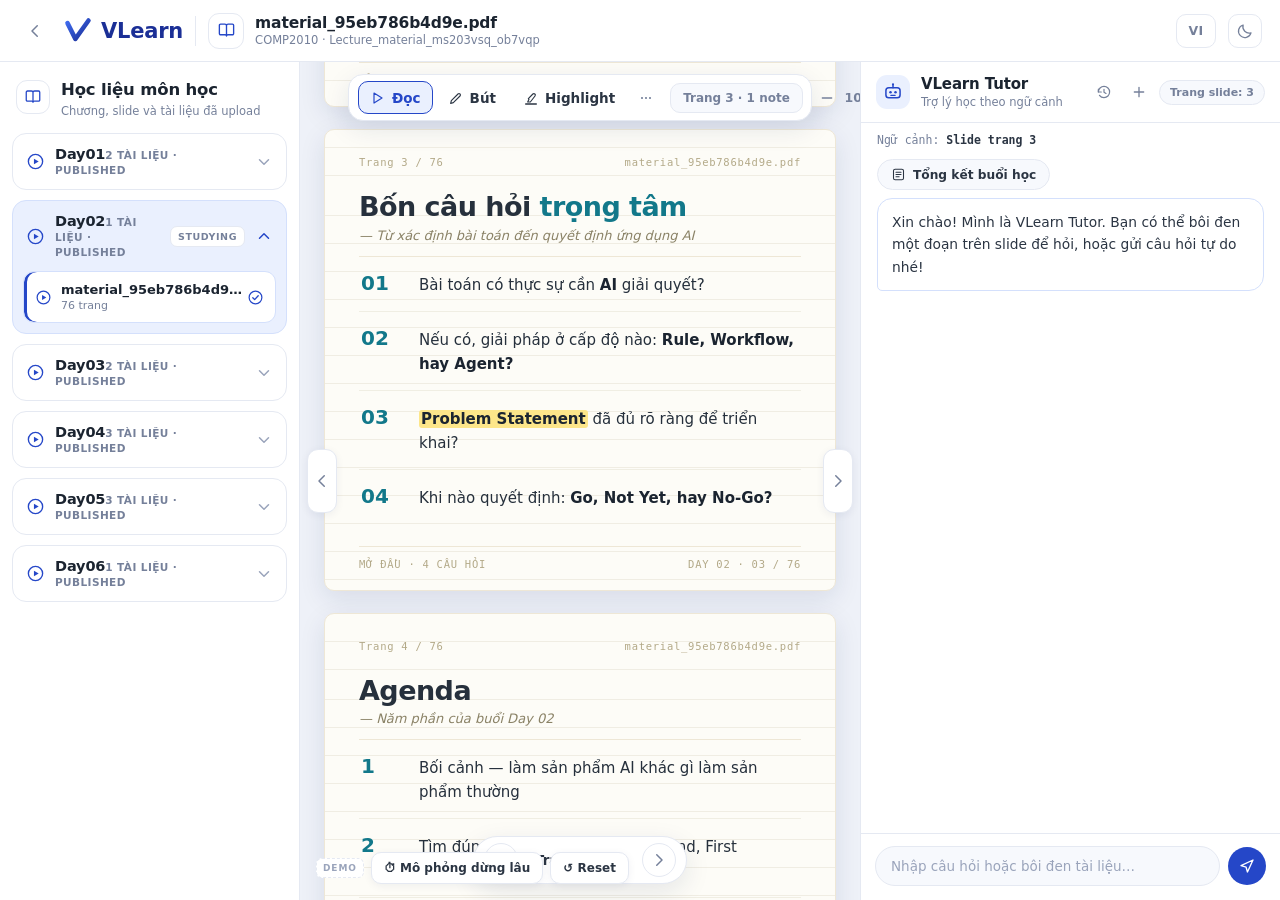
<file: demo/index.html>
<!DOCTYPE html>
<html lang="vi" data-theme="light" data-lang="vi">
<head>
<meta charset="UTF-8">
<meta name="viewport" content="width=device-width, initial-scale=1.0">
<title>VLearn — material_95eb786b4d9e.pdf</title>
<link rel="stylesheet" href="styles.css">
</head>
<body>

<svg style="display:none" aria-hidden="true">
  <symbol id="i-chev-l" viewBox="0 0 24 24"><path d="M15 5l-7 7 7 7" fill="none" stroke="currentColor" stroke-width="2" stroke-linecap="round" stroke-linejoin="round"/></symbol>
  <symbol id="i-chev-r" viewBox="0 0 24 24"><path d="M9 5l7 7-7 7" fill="none" stroke="currentColor" stroke-width="2" stroke-linecap="round" stroke-linejoin="round"/></symbol>
  <symbol id="i-chev-d" viewBox="0 0 24 24"><path d="M6 9l6 6 6-6" fill="none" stroke="currentColor" stroke-width="2" stroke-linecap="round" stroke-linejoin="round"/></symbol>
  <symbol id="i-book" viewBox="0 0 24 24"><path d="M3 5.5A1.5 1.5 0 014.5 4H10a2 2 0 012 2v13a1.6 1.6 0 00-1.6-1.6H4.5A1.5 1.5 0 013 15.9v-10.4zM21 5.5A1.5 1.5 0 0019.5 4H14a2 2 0 00-2 2v13a1.6 1.6 0 011.6-1.6h5.9A1.5 1.5 0 0021 15.9V5.5z" fill="none" stroke="currentColor" stroke-width="1.7" stroke-linejoin="round"/></symbol>
  <symbol id="i-moon" viewBox="0 0 24 24"><path d="M20 14.5A8.5 8.5 0 019.5 4a8.5 8.5 0 1010.5 10.5z" fill="none" stroke="currentColor" stroke-width="1.7" stroke-linejoin="round"/></symbol>
  <symbol id="i-sun" viewBox="0 0 24 24"><circle cx="12" cy="12" r="4.2" fill="none" stroke="currentColor" stroke-width="1.7"/><path d="M12 2.5v2M12 19.5v2M2.5 12h2M19.5 12h2M5.2 5.2l1.4 1.4M17.4 17.4l1.4 1.4M18.8 5.2l-1.4 1.4M6.6 17.4l-1.4 1.4" stroke="currentColor" stroke-width="1.7" stroke-linecap="round"/></symbol>
  <symbol id="i-play" viewBox="0 0 24 24"><circle cx="12" cy="12" r="9" fill="none" stroke="currentColor" stroke-width="1.7"/><path d="M10 8.6l6 3.4-6 3.4V8.6z" fill="currentColor"/></symbol>
  <symbol id="i-check" viewBox="0 0 24 24"><circle cx="12" cy="12" r="9" fill="none" stroke="currentColor" stroke-width="1.7"/><path d="M8.2 12.4l2.6 2.6 5-5.4" fill="none" stroke="currentColor" stroke-width="1.9" stroke-linecap="round" stroke-linejoin="round"/></symbol>
  <symbol id="i-read" viewBox="0 0 24 24"><path d="M6 4.5l12 7.5-12 7.5v-15z" fill="none" stroke="currentColor" stroke-width="1.8" stroke-linejoin="round"/></symbol>
  <symbol id="i-pen" viewBox="0 0 24 24"><path d="M4 20l4-1 10-10a2.1 2.1 0 00-3-3L5 16l-1 4z" fill="none" stroke="currentColor" stroke-width="1.7" stroke-linejoin="round"/></symbol>
  <symbol id="i-hl" viewBox="0 0 24 24"><path d="M9 14l-2 4h4l7-9a2.2 2.2 0 00-3.2-3L8 13z" fill="none" stroke="currentColor" stroke-width="1.7" stroke-linejoin="round"/><path d="M4 21h16" stroke="currentColor" stroke-width="2" stroke-linecap="round"/></symbol>
  <symbol id="i-dots" viewBox="0 0 24 24"><circle cx="6" cy="12" r="1.6" fill="currentColor"/><circle cx="12" cy="12" r="1.6" fill="currentColor"/><circle cx="18" cy="12" r="1.6" fill="currentColor"/></symbol>
  <symbol id="i-minus" viewBox="0 0 24 24"><path d="M5 12h14" stroke="currentColor" stroke-width="2" stroke-linecap="round"/></symbol>
  <symbol id="i-plus" viewBox="0 0 24 24"><path d="M12 5v14M5 12h14" stroke="currentColor" stroke-width="2" stroke-linecap="round"/></symbol>
  <symbol id="i-dl" viewBox="0 0 24 24"><path d="M12 4v10m0 0l-3.6-3.6M12 14l3.6-3.6M4.5 18.5h15" fill="none" stroke="currentColor" stroke-width="1.8" stroke-linecap="round" stroke-linejoin="round"/></symbol>
  <symbol id="i-fit" viewBox="0 0 24 24"><rect x="4.5" y="3.5" width="15" height="17" rx="2.2" fill="none" stroke="currentColor" stroke-width="1.7"/><path d="M8.5 8h7M8.5 12h7M8.5 16h4" stroke="currentColor" stroke-width="1.6" stroke-linecap="round"/></symbol>
  <symbol id="i-undo" viewBox="0 0 24 24"><path d="M4 9h9.5a5.5 5.5 0 110 11H8" fill="none" stroke="currentColor" stroke-width="1.8" stroke-linecap="round"/><path d="M7.5 5L3.5 9l4 4" fill="none" stroke="currentColor" stroke-width="1.8" stroke-linecap="round" stroke-linejoin="round"/></symbol>
  <symbol id="i-trash" viewBox="0 0 24 24"><path d="M4.5 7h15M9.5 7V5.2A1.2 1.2 0 0110.7 4h2.6a1.2 1.2 0 011.2 1.2V7M6.5 7l.8 12.1A1.5 1.5 0 008.8 20.5h6.4a1.5 1.5 0 001.5-1.4L17.5 7" fill="none" stroke="currentColor" stroke-width="1.7" stroke-linecap="round" stroke-linejoin="round"/></symbol>
  <symbol id="i-bot" viewBox="0 0 24 24"><rect x="3.5" y="7" width="17" height="12" rx="3.4" fill="none" stroke="currentColor" stroke-width="1.8"/><path d="M12 3.4V7" stroke="currentColor" stroke-width="1.8" stroke-linecap="round"/><circle cx="12" cy="2.8" r="1.3" fill="currentColor"/><circle cx="9" cy="12.4" r="1.5" fill="currentColor"/><circle cx="15" cy="12.4" r="1.5" fill="currentColor"/><path d="M9.5 16h5" stroke="currentColor" stroke-width="1.7" stroke-linecap="round"/></symbol>
  <symbol id="i-hist" viewBox="0 0 24 24"><path d="M3.6 12a8.4 8.4 0 118.4 8.4A8.4 8.4 0 015.2 17" fill="none" stroke="currentColor" stroke-width="1.8" stroke-linecap="round"/><path d="M3.6 12V7.6M3.6 12H8" stroke="currentColor" stroke-width="1.8" stroke-linecap="round"/><path d="M12 8v4.3l3 1.8" fill="none" stroke="currentColor" stroke-width="1.8" stroke-linecap="round" stroke-linejoin="round"/></symbol>
  <symbol id="i-send" viewBox="0 0 24 24"><path d="M4 11.5L20 4l-7.4 16-1.8-6.4L4 11.5z" fill="none" stroke="currentColor" stroke-width="1.8" stroke-linejoin="round"/></symbol>
  <symbol id="i-warn" viewBox="0 0 24 24"><path d="M12 4.5l8.3 14.4H3.7L12 4.5z" fill="none" stroke="currentColor" stroke-width="1.8" stroke-linejoin="round"/><path d="M12 9.8v4M12 16.3v.2" stroke="currentColor" stroke-width="1.9" stroke-linecap="round"/></symbol>
  <symbol id="i-quote" viewBox="0 0 24 24"><path d="M4 7h11M4 12h16M4 17h9" stroke="currentColor" stroke-width="1.9" stroke-linecap="round"/></symbol>
  <symbol id="i-wrap" viewBox="0 0 24 24"><rect x="4" y="3.5" width="16" height="17" rx="2.6" fill="none" stroke="currentColor" stroke-width="1.7"/><path d="M8 8.5h8M8 12h8M8 15.5h5" stroke="currentColor" stroke-width="1.7" stroke-linecap="round"/></symbol>
  <symbol id="i-deck" viewBox="0 0 24 24"><rect x="7.5" y="3.5" width="13" height="14" rx="2.4" fill="none" stroke="currentColor" stroke-width="1.7"/><path d="M16.5 20.5H6a2.5 2.5 0 01-2.5-2.5V7" fill="none" stroke="currentColor" stroke-width="1.7" stroke-linecap="round"/><path d="M11 8.6h6M11 12.2h4" stroke="currentColor" stroke-width="1.6" stroke-linecap="round"/></symbol>
</svg>

<!-- ══════════════ TOP BAR ══════════════ -->
<header class="topbar">
  <button class="icon-btn ghost" id="btnBack" title="Quay lại"><svg><use href="#i-chev-l"/></svg></button>

  <a class="brand" href="#" onclick="return false">
    <svg class="logo" viewBox="0 0 32 32" aria-hidden="true"><path d="M4 7l9 18L28 4" fill="none" stroke="url(#lg)" stroke-width="5.2" stroke-linecap="round" stroke-linejoin="round"/><defs><linearGradient id="lg" x1="0" y1="0" x2="1" y2="1"><stop offset="0" stop-color="#3f6bef"/><stop offset="1" stop-color="#1b2f96"/></linearGradient></defs></svg>
    <span>VLearn</span>
  </a>

  <div class="divider"></div>

  <div class="filebox">
    <span class="ic"><svg><use href="#i-book"/></svg></span>
    <div class="meta">
      <div class="nm" id="fileName">material_95eb786b4d9e.pdf</div>
      <div class="sub" id="fileSub">COMP2010 · Lecture_material_ms203vsq_ob7vqp</div>
    </div>
  </div>

  <div class="spacer"></div>
  <button class="chip-btn" id="btnLang" title="Đổi ngôn ngữ giao diện">VI</button>
  <button class="icon-btn bordered" id="btnTheme" title="Chế độ tối / sáng"><svg><use href="#i-moon" id="themeIcon"/></svg></button>
</header>

<!-- ══════════════ WORKSPACE ══════════════ -->
<div class="workspace" id="workspace">

  <!-- ─── left rail ─── -->
  <aside class="rail" id="rail">
    <div class="rail-head">
      <span class="ic"><svg><use href="#i-book"/></svg></span>
      <div>
        <div class="t" data-i18n="lib">Học liệu môn học</div>
        <div class="s" data-i18n="libSub">Chương, slide và tài liệu đã upload</div>
      </div>
    </div>
    <div class="rail-body" id="railBody"><!-- days injected --></div>
  </aside>

  <!-- ─── reader ─── -->
  <main class="reader" id="reader">

    <button class="edge-handle left" id="hRail" title="Ẩn/hiện học liệu"><svg><use href="#i-chev-l"/></svg></button>
    <button class="edge-handle right" id="hTutor" title="Ẩn/hiện VLearn Tutor">
      <svg><use href="#i-chev-r"/></svg>
      <span class="q-badge" id="qBadgeTab" title="Bạn đang mắc ở trang này?">?</span>
    </button>

    <div class="toolbar" id="toolbar">
      <div class="tgroup">
        <button class="tool on" data-mode="read"><svg><use href="#i-read"/></svg><span data-i18n="read">Đọc</span></button>
        <button class="tool" data-mode="pen"><svg><use href="#i-pen"/></svg><span data-i18n="pen">Bút</span></button>
        <button class="tool" data-mode="hl"><svg><use href="#i-hl"/></svg><span data-i18n="hl">Highlight</span></button>
        <button class="tool icon-only" id="btnMore" title="Thêm"><svg><use href="#i-dots"/></svg></button>
      </div>

      <div class="tnote" id="tnote">Trang 3 · 1 note</div>

      <div class="tgroup tight">
        <button class="tool icon-only" id="zOut" title="Thu nhỏ"><svg><use href="#i-minus"/></svg></button>
        <span class="zval" id="zVal">100%</span>
        <button class="tool icon-only" id="zIn" title="Phóng to"><svg><use href="#i-plus"/></svg></button>
      </div>

      <div class="tsep"></div>

      <div class="tgroup tight">
        <button class="tool icon-only" id="penUp" title="Bút dày hơn"><svg><use href="#i-plus"/></svg></button>
        <button class="tool icon-only" id="penDown" title="Bút mảnh hơn"><svg><use href="#i-minus"/></svg></button>
        <button class="tool icon-only" id="btnExport" title="Tải ghi chú (.json)"><svg><use href="#i-dl"/></svg></button>
        <button class="tool icon-only" id="btnFit" title="Một trang / cuộn liên tục"><svg><use href="#i-fit"/></svg></button>
        <button class="tool icon-only" id="btnUndo" title="Hoàn tác ghi chú"><svg><use href="#i-undo"/></svg></button>
        <button class="tool icon-only danger" id="btnClear" title="Xoá ghi chú trang này"><svg><use href="#i-trash"/></svg></button>
      </div>
    </div>

    <div class="scroller" id="scroller"><!-- pages injected --></div>

    <div class="sel-pop" id="selPop" hidden>
      <button id="selAsk"><svg><use href="#i-bot"/></svg> <span data-i18n="askSel">Hỏi Tutor về đoạn này</span></button>
      <button id="selHl"><svg><use href="#i-hl"/></svg> <span data-i18n="hlSel">Highlight</span></button>
    </div>

    <div class="pager">
      <button class="pg-btn" id="pgPrev" title="Trang trước"><svg><use href="#i-chev-l"/></svg></button>
      <div class="pg-lbl"><span data-i18n="page">Trang</span> <b id="pgNow">3</b> / <span id="pgTotal">76</span></div>
      <button class="pg-btn" id="pgNext" title="Trang sau"><svg><use href="#i-chev-r"/></svg></button>
    </div>

    <div class="demo-ctl">
      <span class="demo-tag">DEMO</span>
      <button id="btnStuck" data-i18n="stuck">⏱ Mô phỏng dừng lâu</button>
      <button id="btnReset" data-i18n="reset">↺ Reset</button>
    </div>
  </main>

  <!-- ─── right tutor ─── -->
  <aside class="tutor" id="tutor">
    <div class="tutor-head">
      <span class="ic">
        <svg><use href="#i-bot"/></svg>
        <span class="q-badge" id="qBadgeHead" title="Bạn đang mắc ở trang này?">?</span>
      </span>
      <div class="who">
        <b>VLearn Tutor</b>
        <small id="tutorState" data-i18n="tutorSub">Trợ lý học theo ngữ cảnh</small>
      </div>
      <div class="acts">
        <button class="icon-btn ghost sm" id="btnHist" title="Lịch sử hội thoại"><svg><use href="#i-hist"/></svg></button>
        <button class="icon-btn ghost sm" id="btnNew" title="Đoạn hội thoại mới"><svg><use href="#i-plus"/></svg></button>
        <span class="slide-chip" id="slideChip">Trang slide: 3</span>
      </div>
      <div class="hist-pop" id="histPop" hidden></div>
    </div>

    <div class="ctx-line" id="ctxLine">Ngữ cảnh: <b>Slide trang 3</b></div>

    <div class="tacts">
      <button id="btnWrap" title="AI đọc lại cả buổi, chọn ý chính và gom thành bản tổng kết">
        <svg><use href="#i-wrap"/></svg><span data-i18n="wrap">Tổng kết buổi học</span>
      </button>
    </div>

    <div class="tbody" id="tbody"></div>

    <div class="quote-bar" id="quoteBar" hidden>
      <svg class="qi"><use href="#i-quote"/></svg>
      <span id="quoteText"></span>
      <button id="quoteDrop" title="Bỏ đoạn đã bôi đen">✕</button>
    </div>

    <form class="tinput" id="chatForm" autocomplete="off">
      <input id="chatInput" type="text" placeholder="Nhập câu hỏi hoặc bôi đen tài liệu…" data-i18n-ph="chatPh">
      <button class="send" id="btnSend" type="submit" title="Gửi"><svg><use href="#i-send"/></svg></button>
    </form>

    <!-- bộ thẻ ôn: chiếm trọn khung Tutor, đóng lại là về đúng chỗ đang chat -->
    <div class="deck" id="deck" hidden>
      <div class="deck-head">
        <span class="ic"><svg><use href="#i-deck"/></svg></span>
        <div class="who">
          <b data-i18n="deckT">Bộ thẻ ôn cuối buổi</b>
          <small id="deckSub">Lật thẻ để tự kiểm tra</small>
        </div>
        <span class="dh-n" id="deckCount">1 / 8</span>
        <button class="icon-btn ghost sm" id="deckClose" title="Đóng bộ thẻ">✕</button>
      </div>
      <div class="deck-bar"><i id="deckBar"></i></div>
      <div class="deck-body" id="deckBody"></div>
    </div>
  </aside>
</div>

<div class="toast" id="toast"></div>

<script src="app.js"></script>
</body>
</html>
</file>
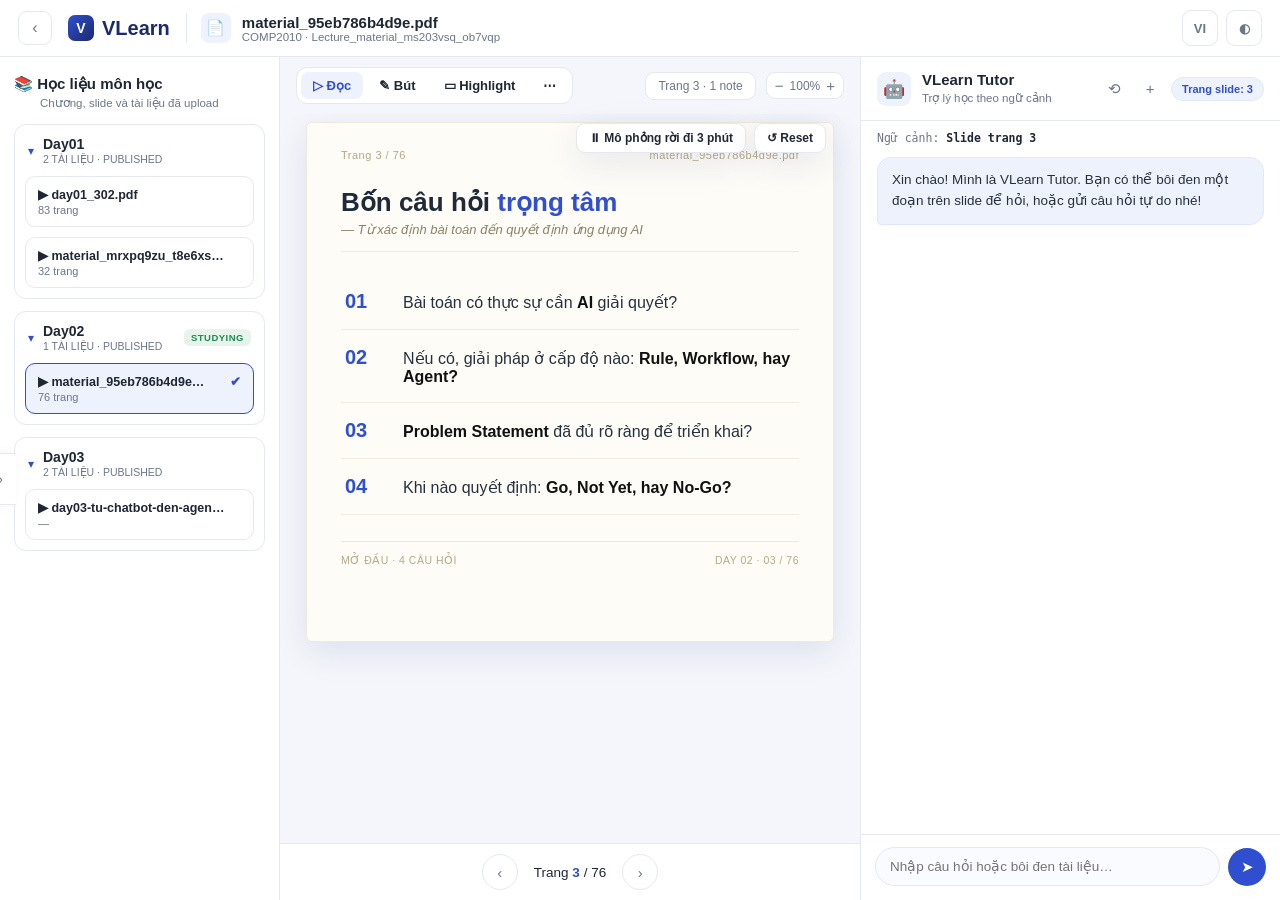
<file: catch-me-up-vlearn.html>
<!DOCTYPE html>
<html lang="vi">
<head>
<meta charset="UTF-8">
<meta name="viewport" content="width=device-width, initial-scale=1.0">
<title>VLearn — Catch Me Up Prototype</title>
<style>
  :root{
    --navy:#1b2a6b; --blue:#2f4fd0; --blue-2:#3d63e4; --blue-soft:#eef2fd; --blue-soft2:#e0e8fb;
    --ink:#1e2733; --ink-2:#26303c; --muted:#6b7688;
    --line:#e5e8ef; --line-2:#eef1f7;
    --bg:#f4f6fb; --paper:#fdfcf7; --paper-line:#efe9d8;
    --green:#1f8a52; --green-soft:#e7f4ec;
    --coral:#e0743f; --coral-soft:#fdeee4;
    --chip:#eef2fd;
    --shadow:0 10px 34px rgba(27,42,107,.10);
  }
  *{box-sizing:border-box;margin:0;padding:0}
  body{font-family:"Segoe UI",-apple-system,Roboto,Helvetica,Arial,sans-serif;background:var(--bg);color:var(--ink);height:100vh;overflow:hidden;display:flex;flex-direction:column}

  /* ---------- top header ---------- */
  .header{background:#fff;border-bottom:1px solid var(--line);display:flex;align-items:center;gap:16px;padding:10px 18px}
  .back{width:34px;height:34px;border-radius:9px;border:1px solid var(--line);background:#fff;color:var(--muted);font-size:16px;cursor:pointer;display:flex;align-items:center;justify-content:center}
  .brand{display:flex;align-items:center;gap:8px;font-weight:800;font-size:20px;color:var(--navy)}
  .brand .mark{width:26px;height:26px;background:linear-gradient(135deg,var(--blue),var(--navy));border-radius:7px;display:flex;align-items:center;justify-content:center;color:#fff;font-size:14px;font-weight:900}
  .file{display:flex;align-items:center;gap:11px;padding-left:14px;border-left:1px solid var(--line)}
  .file .ic{width:30px;height:30px;border-radius:8px;background:var(--blue-soft);color:var(--blue);display:flex;align-items:center;justify-content:center;font-size:15px}
  .file .nm{font-weight:800;font-size:15px}
  .file .sub{font-size:11.5px;color:var(--muted)}
  .header .right{margin-left:auto;display:flex;gap:8px}
  .pill-btn{width:36px;height:36px;border-radius:9px;border:1px solid var(--line);background:#fff;color:var(--muted);cursor:pointer;font-size:13px;font-weight:700}

  /* ---------- layout: sidebar | stage | tutor ---------- */
  .main{flex:1;display:flex;overflow:hidden;position:relative}

  /* left sidebar */
  .side{width:280px;background:#fff;border-right:1px solid var(--line);overflow-y:auto;padding:18px 14px;flex-shrink:0}
  .side h2{font-size:15px;font-weight:800;display:flex;align-items:center;gap:8px}
  .side .sh-sub{font-size:11.5px;color:var(--muted);margin:3px 0 14px 26px}
  .day{border:1px solid var(--line);border-radius:12px;margin-bottom:12px;overflow:hidden}
  .day-head{display:flex;align-items:center;gap:9px;padding:11px 13px;cursor:pointer}
  .day-head .tri{color:var(--blue);font-size:12px}
  .day-head .t{font-weight:800;font-size:14px}
  .day-head .meta{font-size:10.5px;color:var(--muted);margin-top:1px}
  .badge{margin-left:auto;font-size:9.5px;font-weight:800;letter-spacing:.5px;background:var(--green-soft);color:var(--green);padding:3px 7px;border-radius:6px}
  .doc{margin:0 10px 10px;border:1px solid var(--line);border-radius:10px;padding:10px 12px;font-size:12.5px;cursor:pointer}
  .doc:hover{border-color:var(--blue)}
  .doc .dn{font-weight:700;display:flex;align-items:center;gap:6px}
  .doc .dp{font-size:11px;color:var(--muted);margin-top:2px}
  .doc.active{border-color:var(--blue);background:var(--blue-soft)}
  .doc .check{color:var(--blue);margin-left:auto}

  /* stage (PDF viewer area) */
  .stage{flex:1;position:relative;overflow:hidden;background:var(--bg);display:flex;flex-direction:column;min-width:0}
  .toolbar{display:flex;align-items:center;gap:10px;padding:10px 16px}
  .tgroup{display:flex;gap:4px;background:#fff;border:1px solid var(--line);border-radius:11px;padding:4px}
  .tool{border:none;background:none;cursor:pointer;font-size:13px;font-weight:600;color:var(--ink);padding:6px 12px;border-radius:8px;display:flex;align-items:center;gap:6px}
  .tool.on,.tool:hover{background:var(--blue-soft);color:var(--blue)}
  .tnote{margin-left:auto;font-size:12px;color:var(--muted);background:#fff;border:1px solid var(--line);border-radius:9px;padding:6px 12px}
  .zoom{display:flex;align-items:center;gap:6px;background:#fff;border:1px solid var(--line);border-radius:9px;padding:4px 8px;font-size:12px;color:var(--muted)}
  .zoom button{border:none;background:none;cursor:pointer;font-size:15px;color:var(--muted)}
  .paperwrap{flex:1;overflow:auto;padding:8px 26px 20px;position:relative}
  .paper{max-width:820px;margin:0 auto;background:var(--paper);border:1px solid var(--paper-line);border-radius:6px;box-shadow:var(--shadow);min-height:520px;padding:26px 34px;position:relative}
  .paper-top{display:flex;justify-content:space-between;font-size:11px;color:#b3a988;letter-spacing:.5px}
  .p-title{font-size:26px;font-weight:800;color:#1f2937;margin:26px 0 4px}
  .p-title em{color:var(--blue);font-style:normal}
  .p-sub{font-size:13px;color:#8a8266;font-style:italic;margin-bottom:22px;border-bottom:1px solid var(--paper-line);padding-bottom:14px}
  .qrow{display:flex;gap:20px;align-items:baseline;padding:16px 4px;border-bottom:1px solid #f0ecdd}
  .qrow .no{font-size:20px;font-weight:800;color:var(--blue);min-width:38px}
  .qrow .qt{font-size:16px;color:var(--ink-2)}
  .qrow .qt b{color:#111}
  .paper-foot{display:flex;justify-content:space-between;font-size:10.5px;color:#b3a988;letter-spacing:.5px;margin-top:26px;border-top:1px solid var(--paper-line);padding-top:12px}
  .pager{display:flex;align-items:center;justify-content:center;gap:16px;padding:10px;background:#fff;border-top:1px solid var(--line)}
  .pager button{width:36px;height:36px;border-radius:99px;border:1px solid var(--line);background:#fff;cursor:pointer;color:var(--muted);font-size:15px}
  .pager .pg{font-size:13.5px;color:var(--ink)} .pager .pg b{color:var(--blue)}
  .presenter-tag{position:absolute;top:14px;right:24px;font-size:11.5px;color:var(--coral);font-weight:700;background:var(--coral-soft);padding:5px 11px;border-radius:99px;display:none;z-index:5;border:1px solid #f3d3c2}

  .demo-ctl{position:absolute;top:66px;left:296px;z-index:20;display:flex;gap:8px}
  .demo-ctl button{font-size:12px;font-weight:700;border:1px solid var(--line);background:#fff;color:var(--ink);padding:7px 12px;border-radius:9px;cursor:pointer;box-shadow:var(--shadow)}
  .demo-ctl button:hover{background:var(--blue-soft);color:var(--blue)}

  /* ---------- RIGHT TUTOR SIDEBAR ---------- */
  .tutor{width:420px;background:#fff;border-left:1px solid var(--line);display:flex;flex-direction:column;flex-shrink:0;transition:margin-right .3s ease}
  .tutor.collapsed{margin-right:-420px}
  /* header */
  .tutor-head{display:flex;align-items:center;gap:11px;padding:14px 16px;border-bottom:1px solid var(--line)}
  .tutor-head .bot{width:34px;height:34px;border-radius:9px;background:var(--blue-soft);color:var(--blue);display:flex;align-items:center;justify-content:center;font-size:18px}
  .tutor-head b{font-size:15px;color:var(--ink);display:block}
  .tutor-head small{font-size:11.5px;color:var(--muted)}
  .tutor-head .icons{margin-left:auto;display:flex;gap:6px;align-items:center}
  .tutor-head .icons button{width:30px;height:30px;border:none;background:none;border-radius:7px;color:var(--muted);cursor:pointer;font-size:15px}
  .tutor-head .icons button:hover{background:var(--blue-soft);color:var(--blue)}
  .slide-chip{font-size:11px;font-weight:700;color:var(--blue);background:var(--blue-soft);padding:5px 10px;border-radius:99px;border:1px solid var(--blue-soft2)}

  /* context line */
  .ctx{padding:10px 16px 6px;font-size:11.5px;color:var(--muted);font-family:"Consolas",monospace}
  .ctx b{color:var(--ink);font-weight:700}

  /* messages area */
  .tbody{flex:1;overflow-y:auto;padding:6px 16px 12px;display:flex;flex-direction:column;gap:12px}
  .msg{max-width:100%;font-size:13.5px;line-height:1.55;color:var(--ink-2)}
  .msg.bot{background:var(--blue-soft);border-radius:14px 14px 14px 4px;padding:12px 14px;border:1px solid var(--blue-soft2)}
  .msg.user{background:#f4f6fb;border-radius:14px 14px 4px 14px;padding:11px 14px;align-self:flex-end;max-width:85%}
  .msg.system{background:transparent;color:var(--muted);font-size:11.5px;text-align:center;padding:2px}

  .alert{background:var(--coral-soft);border:1px solid #f4d4bf;border-radius:12px;padding:13px 14px}
  .alert .h{font-size:13.5px;font-weight:800;color:var(--coral);display:flex;gap:7px;align-items:center}
  .alert .b{font-size:12.5px;color:#8a4a2b;margin-top:5px;line-height:1.5}
  .btn{border:none;cursor:pointer;font-family:inherit;font-weight:700;border-radius:10px;transition:.15s;font-size:13.5px}
  .btn-coral{background:var(--coral);color:#fff;padding:11px;width:100%}
  .btn-coral:hover{filter:brightness(.95)}
  .btn-blue{background:var(--blue);color:#fff;padding:10px;width:100%}
  .btn-blue:hover{background:var(--navy)}
  .hint{font-size:11px;color:#9aa3b2;text-align:center}
  .load{display:flex;flex-direction:column;gap:9px;background:var(--blue-soft);border-radius:14px;padding:14px;border:1px solid var(--blue-soft2)}
  .load .ln{height:11px;border-radius:6px;background:linear-gradient(90deg,#dbe4f5 25%,#c8d5ef 37%,#dbe4f5 63%);background-size:400% 100%;animation:sh 1.2s infinite}
  .load .ln:nth-child(2){width:82%}.load .ln:nth-child(3){width:68%}.load .ln:nth-child(4){width:88%}
  @keyframes sh{0%{background-position:100% 0}100%{background-position:0 0}}
  .load-note{font-size:12px;color:var(--muted);text-align:center;margin-top:4px}
  .sum-head{font-size:13.5px;font-weight:800}
  .sum-sub{font-size:11.5px;color:var(--muted);margin-top:2px}
  .count{display:inline-flex;gap:6px;font-size:11px;font-weight:700;color:var(--green);background:var(--green-soft);padding:3px 9px;border-radius:99px;margin-top:8px}
  .bullets{display:flex;flex-direction:column;gap:8px}
  .bullet{display:flex;gap:9px;align-items:flex-start;padding:10px;border:1px solid var(--line);border-radius:10px;cursor:pointer;transition:.14s;background:#fff}
  .bullet:hover{border-color:var(--blue);background:var(--blue-soft)}
  .bullet .chip{flex-shrink:0;font-size:10.5px;font-weight:800;color:var(--blue);background:var(--chip);padding:3px 7px;border-radius:6px;margin-top:1px}
  .bullet .txt{font-size:12.5px;line-height:1.45;color:var(--ink-2)}
  .bullet.seen{opacity:.5}

  /* input bar */
  .tinput{padding:12px 14px 14px;border-top:1px solid var(--line);display:flex;gap:8px;align-items:center;background:#fff}
  .tinput input{flex:1;border:1px solid var(--line);background:#fafbfe;padding:11px 14px;border-radius:99px;font-size:13.5px;color:var(--ink);font-family:inherit;outline:none}
  .tinput input:focus{border-color:var(--blue);background:#fff}
  .tinput .send{width:38px;height:38px;border-radius:99px;border:none;background:var(--blue);color:#fff;font-size:15px;cursor:pointer;display:flex;align-items:center;justify-content:center}
  .tinput .send:hover{background:var(--navy)}

  /* toggle handle on the tutor edge */
  .toggle{position:absolute;top:50%;left:-16px;transform:translateY(-50%);width:32px;height:52px;background:#fff;border:1px solid var(--line);border-right:none;border-radius:10px 0 0 10px;box-shadow:-4px 0 12px rgba(20,40,90,.06);cursor:pointer;display:flex;align-items:center;justify-content:center;color:var(--muted);font-size:14px;z-index:10}
  .toggle:hover{color:var(--blue)}

  .toast{position:fixed;bottom:26px;left:calc(50% - 210px);transform:translateX(-50%) translateY(18px);background:var(--ink);color:#fff;padding:10px 20px;border-radius:99px;font-size:13px;font-weight:600;opacity:0;transition:.25s;pointer-events:none;z-index:60}
  .toast.show{opacity:1;transform:translateX(-50%) translateY(0)}
</style>
</head>
<body>

<!-- header -->
<div class="header">
  <button class="back">‹</button>
  <div class="brand"><span class="mark">V</span>VLearn</div>
  <div class="file">
    <div class="ic">📄</div>
    <div><div class="nm">material_95eb786b4d9e.pdf</div><div class="sub">COMP2010 · Lecture_material_ms203vsq_ob7vqp</div></div>
  </div>
  <div class="right"><button class="pill-btn">VI</button><button class="pill-btn">◐</button></div>
</div>

<div class="main">
  <!-- left sidebar -->
  <div class="side">
    <h2>📚 Học liệu môn học</h2>
    <div class="sh-sub">Chương, slide và tài liệu đã upload</div>
    <div class="day">
      <div class="day-head"><span class="tri">▾</span><div><div class="t">Day01</div><div class="meta">2 TÀI LIỆU · PUBLISHED</div></div></div>
      <div class="doc"><div class="dn">▶ day01_302.pdf</div><div class="dp">83 trang</div></div>
      <div class="doc"><div class="dn">▶ material_mrxpq9zu_t8e6xs…</div><div class="dp">32 trang</div></div>
    </div>
    <div class="day">
      <div class="day-head"><span class="tri">▾</span><div><div class="t">Day02</div><div class="meta">1 TÀI LIỆU · PUBLISHED</div></div><span class="badge">STUDYING</span></div>
      <div class="doc active"><div class="dn">▶ material_95eb786b4d9e… <span class="check">✔</span></div><div class="dp">76 trang</div></div>
    </div>
    <div class="day">
      <div class="day-head"><span class="tri">▾</span><div><div class="t">Day03</div><div class="meta">2 TÀI LIỆU · PUBLISHED</div></div></div>
      <div class="doc"><div class="dn">▶ day03-tu-chatbot-den-agen…</div><div class="dp">—</div></div>
    </div>
  </div>

  <!-- stage -->
  <div class="stage">
    <div class="toolbar">
      <div class="tgroup">
        <button class="tool on">▷ Đọc</button>
        <button class="tool">✎ Bút</button>
        <button class="tool">▭ Highlight</button>
        <button class="tool">⋯</button>
      </div>
      <div class="tnote" id="tnote">Trang 3 · 1 note</div>
      <div class="zoom"><button>−</button>100%<button>+</button></div>
    </div>

    <div class="demo-ctl">
      <button onclick="simulateAway()" id="awayBtn">⏸ Mô phỏng rời đi 3 phút</button>
      <button onclick="resetDemo()">↺ Reset</button>
    </div>

    <div class="paperwrap">
      <div class="presenter-tag" id="presenterTag"></div>
      <div class="paper">
        <div class="paper-top"><span id="pTop">Trang 3 / 76</span><span>material_95eb786b4d9e.pdf</span></div>
        <div id="paperContent"></div>
        <div class="paper-foot"><span>MỞ ĐẦU · 4 CÂU HỎI</span><span id="pFoot">DAY 02 · 03 / 76</span></div>
      </div>
    </div>

    <div class="pager">
      <button>‹</button><div class="pg">Trang <b id="pgNum">3</b> / 76</div><button>›</button>
    </div>
  </div>

  <!-- RIGHT TUTOR SIDEBAR -->
  <div class="tutor" id="tutor">
    <button class="toggle" onclick="toggleTutor()" title="Ẩn/hiện VLearn Tutor" id="toggleBtn">›</button>

    <div class="tutor-head">
      <div class="bot">🤖</div>
      <div><b>VLearn Tutor</b><small id="tutorState">Trợ lý học theo ngữ cảnh</small></div>
      <div class="icons">
        <button title="Lịch sử">⟲</button>
        <button title="Đoạn hội thoại mới">+</button>
        <div class="slide-chip" id="slideChip">Trang slide: 3</div>
      </div>
    </div>

    <div class="ctx" id="ctxLine">Ngữ cảnh: <b>Slide trang 3</b></div>

    <div class="tbody" id="tbody">
      <div class="msg bot">Xin chào! Mình là VLearn Tutor. Bạn có thể bôi đen một đoạn trên slide để hỏi, hoặc gửi câu hỏi tự do nhé!</div>
    </div>

    <div class="tinput">
      <input type="text" id="chatInput" placeholder="Nhập câu hỏi hoặc bôi đen tài liệu…" onkeydown="if(event.key==='Enter')sendMsg()">
      <button class="send" onclick="sendMsg()">➤</button>
    </div>
  </div>
</div>

<div class="toast" id="toast"></div>

<script>
  // ---- fake lecture pages ----
  const PAGES = {
    3:{title:'Bốn câu hỏi <em>trọng tâm</em>', sub:'— Từ xác định bài toán đến quyết định ứng dụng AI',
       rows:[['01','Bài toán có thực sự cần <b>AI</b> giải quyết?'],['02','Nếu có, giải pháp ở cấp độ nào: <b>Rule, Workflow, hay Agent?</b>'],['03','<b>Problem Statement</b> đã đủ rõ ràng để triển khai?'],['04','Khi nào quyết định: <b>Go, Not Yet, hay No-Go?</b>']]},
    4:{title:'Câu 1 — <em>Bài toán có cần AI?</em>', sub:'— Đừng dùng AI chỉ vì nó "xịn"',
       rows:[['','Nếu một vài câu lệnh <b>if-else</b> giải được thì chưa cần AI.'],['','AI xứng đáng khi bài toán <b>mơ hồ, nhiều ngoại lệ</b>, khó liệt kê hết luật.']]},
    5:{title:'Câu 2 — <em>Rule / Workflow / Agent</em>', sub:'— Chọn đúng cấp độ để không "dùng dao mổ trâu"',
       rows:[['Rule','Luật cố định, đầu ra đoán trước được.'],['Workflow','Chuỗi bước có AI ở vài chặng, vẫn do người điều phối.'],['Agent','AI tự lập kế hoạch và gọi công cụ để đạt mục tiêu.']]},
    6:{title:'Câu 3 — <em>Problem Statement</em>', sub:'— Viết rõ trước khi build',
       rows:[['','Nêu rõ <b>ai</b> gặp vấn đề, ở <b>khoảnh khắc</b> nào, hậu quả ra sao.'],['','Không nhắc tới "AI" trong phần mô tả vấn đề — chỉ mô tả nỗi đau.']]},
    7:{title:'Câu 4 — <em>Go / Not Yet / No-Go</em>', sub:'— Quyết định dựa trên bằng chứng',
       rows:[['Go','Có bằng chứng pain thật + lát cắt demo được.'],['Not Yet','Ý tưởng ổn nhưng thiếu dữ liệu chứng minh.'],['No-Go','Không có nỗi đau thật hoặc AI không tạo giá trị rõ.']]}
  };
  const SUMMARY = [
    {p:4, t:'Chỉ dùng AI khi bài toán mơ hồ, nhiều ngoại lệ — if-else giải được thì chưa cần.'},
    {p:5, t:'Ba cấp độ giải pháp: Rule (luật cố định) → Workflow (người điều phối) → Agent (AI tự lập kế hoạch).'},
    {p:6, t:'Problem Statement phải nêu rõ ai đau, khoảnh khắc nào, hậu quả — không nhắc chữ "AI".'},
    {p:7, t:'Quyết định Go / Not Yet / No-Go dựa trên bằng chứng pain thật và lát cắt demo được.'}
  ];

  const $ = id => document.getElementById(id);
  let userPage = 3, presenterPage = 3, seen = new Set();

  function renderPage(){
    const d = PAGES[userPage];
    const rows = d.rows.map(r =>
      `<div class="qrow"><div class="no">${r[0]}</div><div class="qt">${r[1]}</div></div>`).join('');
    $("paperContent").innerHTML =
      `<div class="p-title">${d.title}</div><div class="p-sub">${d.sub}</div>${rows}`;
    $("pTop").textContent = "Trang " + userPage + " / 76";
    $("pFoot").textContent = "DAY 02 · " + String(userPage).padStart(2,'0') + " / 76";
    $("pgNum").textContent = userPage;
    $("tnote").textContent = "Trang " + userPage + " · 1 note";
    $("slideChip").textContent = "Trang slide: " + userPage;
    $("ctxLine").innerHTML = "Ngữ cảnh: <b>Slide trang " + userPage + "</b>";
  }
  function toast(m){const t=$("toast");t.textContent=m;t.classList.add("show");clearTimeout(t._t);t._t=setTimeout(()=>t.classList.remove("show"),1500);}
  function scrollTutorBottom(){ const el=$("tbody"); el.scrollTop=el.scrollHeight; }

  function toggleTutor(){
    const t = $("tutor");
    t.classList.toggle("collapsed");
    $("toggleBtn").textContent = t.classList.contains("collapsed") ? "‹" : "›";
  }

  function appendMsg(html){
    const div = document.createElement("div");
    div.innerHTML = html;
    $("tbody").appendChild(div.firstElementChild);
    scrollTutorBottom();
  }

  function simulateAway(){
    $("tutorState").textContent="Bạn đang vắng…";
    $("awayBtn").disabled=true;
    $("presenterTag").style.display="inline-block";
    let step=0;
    const iv=setInterval(()=>{
      step++; presenterPage=3+step;
      $("presenterTag").textContent="Giảng viên đang ở trang "+presenterPage;
      if(step>=4){ clearInterval(iv); onMissed(); }
    },300);
  }

  function onMissed(){
    const missed=presenterPage-userPage, from=userPage+1, to=presenterPage;
    $("tutorState").textContent="Phát hiện bạn lỡ trang";
    appendMsg(`<div class="msg system">— Bạn vừa quay lại sau khi vắng 3 phút —</div>`);
    appendMsg(`<div class="alert">
      <div class="h">⚠ Bạn đã lỡ ${missed} trang</div>
      <div class="b">Trong lúc bạn vắng, bài giảng đã đi từ trang ${from} đến ${to}. Bắt kịp ngay thay vì tua lại từng trang?</div>
    </div>`);
    appendMsg(`<button class="btn btn-coral" onclick="catchUp(${from},${to})">⚡ Catch me up (${from}–${to})</button>`);
    toast("VLearn Tutor: bạn đã lỡ "+missed+" trang");
  }

  function catchUp(from,to){
    appendMsg(`<div class="msg user">⚡ Catch me up (${from}–${to})</div>`);
    $("tutorState").textContent="Đang tóm tắt…";
    appendMsg(`<div class="load">
      <div class="ln"></div><div class="ln"></div><div class="ln"></div><div class="ln"></div>
      <div class="load-note">Đang đọc ${to-from+1} trang bạn đã lỡ…</div>
    </div>`);
    const loadEl = $("tbody").lastElementChild;
    setTimeout(()=>{ loadEl.remove(); showSummary(from,to); },1300);
  }

  function showSummary(from,to){
    $("tutorState").textContent="Sẵn sàng";
    const items=SUMMARY.map(b=>`
      <div class="bullet" id="b${b.p}" onclick="jumpTo(${b.p})">
        <span class="chip">Trang ${b.p}</span><span class="txt">${b.t}</span></div>`).join('');
    appendMsg(`<div class="msg bot">
      <div class="sum-head">Tóm tắt nhanh ${to-from+1} trang bạn đã lỡ</div>
      <div class="sum-sub">Trang ${from}–${to} · theo đúng thứ tự</div>
      <div class="count">✓ Đã tóm tắt ${SUMMARY.length}/${SUMMARY.length} trang</div>
      <div class="bullets" style="margin-top:10px">${items}</div>
    </div>`);
    appendMsg(`<button class="btn btn-blue" onclick="caughtUp(${to})">✓ Đã bắt kịp — tiếp tục học</button>`);
    appendMsg(`<div class="msg system">Bấm từng ý để nhảy tới đúng trang đó.</div>`);
  }

  function jumpTo(p){
    userPage=p; renderPage(); seen.add(p);
    const el=$("b"+p); if(el) el.classList.add("seen");
    toast("Đã tới trang "+p);
  }

  function caughtUp(to){
    userPage=to; presenterPage=to; renderPage();
    $("presenterTag").style.display="none";
    $("tutorState").textContent="Đang theo dõi bài giảng";
    $("awayBtn").disabled=false;
    appendMsg(`<div class="msg bot">Đã bắt kịp! Bạn đang ở cùng trang với giảng viên. Mình vẫn chạy nền — cần bắt kịp lần nữa cứ rời đi rồi quay lại nhé.</div>`);
    toast("Bạn đã bắt kịp bài giảng ✓");
  }

  function sendMsg(){
    const v = $("chatInput").value.trim();
    if(!v) return;
    appendMsg(`<div class="msg user">${v}</div>`);
    $("chatInput").value="";
    setTimeout(()=>{
      appendMsg(`<div class="msg bot">Đây là bản demo (CP2) nên mình chưa gọi AI thật. Bấm "Mô phỏng rời đi 3 phút" ở trên để xem luồng Catch Me Up nhé!</div>`);
    }, 500);
  }

  function resetDemo(){
    userPage=3; presenterPage=3; seen=new Set();
    $("awayBtn").disabled=false;
    $("presenterTag").style.display="none";
    $("tutorState").textContent="Trợ lý học theo ngữ cảnh";
    $("tbody").innerHTML = `<div class="msg bot">Xin chào! Mình là VLearn Tutor. Bạn có thể bôi đen một đoạn trên slide để hỏi, hoặc gửi câu hỏi tự do nhé!</div>`;
    renderPage();
  }

  renderPage();
</script>
</body>
</html>
</file>
<file: demo/styles.css>
/* ══════════════════════════════════════════════════════════════
   VLearn — Catch Me Up · giao diện bám VLearn reader thật
   ══════════════════════════════════════════════════════════════ */

:root{
  --brand:#2547c8; --brand-2:#3f6bef; --brand-ink:#1b2f96;
  --brand-soft:#eaf0fe; --brand-line:#d4e0fc;
  --bg:#eef1f8;
  --surface:#ffffff; --surface-2:#f7f9fd;
  --line:#e5e9f2; --line-2:#eef1f7;
  --ink:#1b2430; --ink-2:#2b3543; --muted:#75809a; --faint:#9aa4bb;
  --teal:#12788a; --teal-2:#0e6070;
  --paper:#fdfcf7; --paper-edge:#eee7d6; --paper-rule:rgba(176,163,124,.16);
  --paper-ink:#26303c; --paper-muted:#8a8266; --paper-tag:#b3a988;
  --coral:#e0743f; --coral-soft:#fdeee4; --coral-line:#f4d4bf; --coral-ink:#8a4a2b;
  --green:#1f8a52; --green-soft:#e7f4ec;
  --red:#c8362f; --red-soft:#fdecea; --red-line:#f3cdc9;
  --mark:#fde68a;
  --shadow-1:0 2px 8px rgba(24,38,84,.06);
  --shadow-2:0 8px 26px rgba(24,38,84,.10);
  --shadow-3:0 14px 40px rgba(24,38,84,.14);
  --rail-w:300px; --tutor-w:420px;
  --zoom:1;
  --mono:"Cascadia Mono","Consolas",ui-monospace,monospace;
}

[data-theme="dark"]{
  --brand:#5f86ff; --brand-2:#7c9cff; --brand-ink:#a8c0ff;
  --brand-soft:#1b2540; --brand-line:#2c3a60;
  --bg:#0e1320;
  --surface:#161c2a; --surface-2:#1c2333;
  --line:#262f44; --line-2:#212939;
  --ink:#e7ebf5; --ink-2:#d3daea; --muted:#8b97ae; --faint:#6c7891;
  --teal:#4fc3d7; --teal-2:#7bd6e6;
  --paper:#1a202d; --paper-edge:#2a3242; --paper-rule:rgba(255,255,255,.045);
  --paper-ink:#dfe5f2; --paper-muted:#93a0b8; --paper-tag:#6d7a92;
  --coral:#f0916a; --coral-soft:#3a2418; --coral-line:#5a3722; --coral-ink:#f5c3a8;
  --green:#4ec98a; --green-soft:#12301f;
  --red:#f08a83; --red-soft:#3a1c1a; --red-line:#5b2b27;
  --mark:rgba(250,204,21,.30);
  --shadow-1:0 2px 8px rgba(0,0,0,.30);
  --shadow-2:0 8px 26px rgba(0,0,0,.40);
  --shadow-3:0 14px 40px rgba(0,0,0,.50);
}

*{box-sizing:border-box;margin:0;padding:0}
/* Mọi khối bật/tắt bằng thuộc tính hidden (.sel-pop, .quote-bar, .deck…) đều có display:flex,
   mà rule của tác giả luôn thắng UA stylesheet — không có dòng này thì hidden vô tác dụng. */
[hidden]{display:none !important}
html,body{height:100%}
body{
  font-family:"Segoe UI",system-ui,-apple-system,Roboto,Helvetica,Arial,sans-serif;
  background:var(--bg); color:var(--ink);
  display:flex; flex-direction:column; overflow:hidden;
  -webkit-font-smoothing:antialiased;
}
svg{width:18px;height:18px;display:block;flex-shrink:0}
button{font-family:inherit;cursor:pointer;border:none;background:none;color:inherit}
::selection{background:#bfd3ff;color:#0b1220}
[data-theme="dark"] ::selection{background:#33488a;color:#eef2ff}

/* thin scrollbars */
*::-webkit-scrollbar{width:9px;height:9px}
*::-webkit-scrollbar-thumb{background:var(--line);border-radius:99px;border:2px solid transparent;background-clip:content-box}
*::-webkit-scrollbar-thumb:hover{background:var(--faint);background-clip:content-box}
*::-webkit-scrollbar-track{background:transparent}

/* ══════════════ TOP BAR ══════════════ */
.topbar{
  height:62px; flex-shrink:0; background:var(--surface);
  border-bottom:1px solid var(--line);
  display:flex; align-items:center; gap:12px; padding:0 18px; z-index:40;
}
.icon-btn{
  width:34px;height:34px;border-radius:10px;display:flex;align-items:center;justify-content:center;
  color:var(--muted); transition:.15s;
}
.icon-btn.bordered{border:1px solid var(--line);background:var(--surface)}
.icon-btn.ghost{border:none;background:transparent}
.icon-btn:hover{background:var(--brand-soft);color:var(--brand)}
.icon-btn.sm{width:30px;height:30px}
.icon-btn.sm svg{width:16px;height:16px}
.brand{display:flex;align-items:center;gap:9px;text-decoration:none;color:var(--brand-ink);font-weight:800;font-size:21px;letter-spacing:-.01em}
[data-theme="dark"] .brand{color:var(--brand-ink)}
.brand .logo{width:28px;height:28px}
.divider{width:1px;height:30px;background:var(--line)}
.filebox{display:flex;align-items:center;gap:11px;min-width:0}
.filebox .ic{
  width:36px;height:36px;border-radius:11px;border:1px solid var(--line);
  display:flex;align-items:center;justify-content:center;color:var(--brand);background:var(--surface);
}
.filebox .ic svg{width:19px;height:19px}
.filebox .nm{font-weight:800;font-size:15.5px;letter-spacing:-.01em;white-space:nowrap;overflow:hidden;text-overflow:ellipsis}
.filebox .sub{font-size:11.5px;color:var(--muted);margin-top:1px;white-space:nowrap;overflow:hidden;text-overflow:ellipsis}
.spacer{flex:1}
.chip-btn{
  height:34px;min-width:40px;padding:0 11px;border-radius:10px;border:1px solid var(--line);
  background:var(--surface);color:var(--muted);font-size:12.5px;font-weight:800;letter-spacing:.03em;transition:.15s;
}
.chip-btn:hover{background:var(--brand-soft);color:var(--brand);border-color:var(--brand-line)}

/* ══════════════ WORKSPACE ══════════════ */
.workspace{flex:1;display:flex;overflow:hidden;min-height:0}

/* ─────── left rail ─────── */
.rail{
  width:var(--rail-w); flex-shrink:0; background:var(--surface);
  border-right:1px solid var(--line); display:flex; flex-direction:column;
  transition:margin-left .28s cubic-bezier(.4,0,.2,1);
}
.rail.collapsed{margin-left:calc(-1 * var(--rail-w))}
.rail-head{display:flex;gap:11px;align-items:flex-start;padding:18px 16px 12px}
.rail-head .ic{
  width:34px;height:34px;border-radius:11px;border:1px solid var(--line);
  display:flex;align-items:center;justify-content:center;color:var(--brand);flex-shrink:0;
}
.rail-head .t{font-size:16.5px;font-weight:800;letter-spacing:-.01em;line-height:1.25}
.rail-head .s{font-size:11.5px;color:var(--muted);margin-top:3px;line-height:1.35}
.rail-body{flex:1;overflow-y:auto;padding:2px 12px 20px}

.day{border:1px solid var(--line);border-radius:14px;margin-bottom:10px;background:var(--surface);transition:.16s}
.day.open{border-color:var(--brand-line);background:var(--brand-soft)}
.day-head{display:flex;align-items:center;gap:10px;padding:12px 13px;width:100%;text-align:left}
.day-head .pi{color:var(--brand);flex-shrink:0}
.day-head .pi svg{width:19px;height:19px}
.day-head .txt{min-width:0;flex:1}
.day-head .t{font-weight:800;font-size:14.5px;letter-spacing:-.01em}
.day-head .m{font-size:10.5px;color:var(--muted);letter-spacing:.04em;margin-top:2px;font-weight:600}
.day-head .chev{color:var(--faint);transition:transform .2s}
.day.open .day-head .chev{transform:rotate(180deg);color:var(--brand)}
.badge{
  font-size:9.5px;font-weight:800;letter-spacing:.06em;
  background:var(--surface);color:var(--muted);border:1px solid var(--line);
  padding:4px 7px;border-radius:7px;flex-shrink:0;
}
.day-items{display:none;padding:0 10px 10px;flex-direction:column;gap:7px}
.day.open .day-items{display:flex}
.doc{
  display:flex;align-items:center;gap:9px;padding:10px 11px;border-radius:11px;
  border:1px solid var(--line);background:var(--surface);width:100%;text-align:left;transition:.15s;
}
.doc:hover{border-color:var(--brand-line)}
.doc.active{border-color:var(--brand-line);box-shadow:inset 3px 0 0 var(--brand)}
.doc .pi{color:var(--brand);flex-shrink:0}
.doc .pi svg{width:17px;height:17px}
.doc .txt{min-width:0;flex:1}
.doc .dn{font-size:13px;font-weight:700;white-space:nowrap;overflow:hidden;text-overflow:ellipsis}
.doc .dp{font-size:11px;color:var(--muted);margin-top:2px}
.doc .ck{color:var(--brand);flex-shrink:0}
.doc .ck svg{width:17px;height:17px}

/* ─────── reader ─────── */
.reader{flex:1;position:relative;min-width:0;display:flex;flex-direction:column;overflow:hidden;background:var(--bg)}

.edge-handle{
  position:absolute;top:50%;transform:translateY(-50%);
  width:30px;height:64px;border-radius:11px;
  background:var(--surface);border:1px solid var(--line);box-shadow:var(--shadow-1);
  display:flex;align-items:center;justify-content:center;color:var(--muted);z-index:30;transition:.16s;
}
.edge-handle:hover{color:var(--brand);border-color:var(--brand-line)}
.edge-handle.left{left:7px}
.edge-handle.right{right:7px}
.edge-handle.as-bot{width:42px;height:58px;border-radius:13px;background:var(--brand-soft);border-color:var(--brand-line);color:var(--brand)}
.edge-handle.as-bot svg{width:22px;height:22px}

/* toolbar */
.toolbar{
  position:absolute;top:12px;left:50%;transform:translateX(-50%);z-index:25;
  display:flex;align-items:center;gap:8px;
  background:var(--surface);border:1px solid var(--line);border-radius:15px;
  padding:6px 9px;box-shadow:var(--shadow-2);max-width:calc(100% - 96px);
}
.tgroup{display:flex;align-items:center;gap:3px}
.tgroup.tight{gap:1px}
.tool{
  display:flex;align-items:center;gap:6px;height:33px;padding:0 11px;border-radius:10px;
  font-size:13.5px;font-weight:650;color:var(--ink-2);border:1px solid transparent;transition:.14s;white-space:nowrap;
}
.tool svg{width:16px;height:16px}
.tool:hover{background:var(--surface-2);color:var(--brand)}
.tool.on{border-color:var(--brand);background:var(--brand-soft);color:var(--brand)}
.tool.icon-only{width:32px;padding:0;justify-content:center;color:var(--muted)}
.tool.icon-only:hover{color:var(--brand)}
.tool.icon-only.danger:hover{color:var(--red);background:var(--red-soft)}
.zval{font-size:12.5px;color:var(--muted);min-width:40px;text-align:center;font-weight:600}
.tsep{width:1px;height:24px;background:var(--line);flex-shrink:0}
.tnote{
  font-size:12px;color:var(--muted);background:var(--surface-2);border:1px solid var(--line);
  border-radius:10px;padding:7px 12px;white-space:nowrap;font-weight:600;
}

/* ─── page canvas ─── */
.scroller{flex:1;overflow-y:auto;overflow-x:auto;padding:70px 24px 86px;scroll-behavior:smooth}
.reader[data-mode="pen"] .scroller{cursor:crosshair}
.reader[data-mode="hl"] .scroller{cursor:text}
.scroller.single .page{display:none}
.scroller.single .page.cur{display:block}

.page{
  position:relative;width:calc(768px * var(--zoom));max-width:100%;margin:0 auto 22px;
  background:var(--paper);border:1px solid var(--paper-edge);border-radius:10px;
  box-shadow:var(--shadow-2);padding:26px 34px 20px;color:var(--paper-ink);
  background-image:repeating-linear-gradient(to bottom,transparent 0 27px,var(--paper-rule) 27px 28px);
  background-position:0 58px;
}
.page.flash{animation:flash .9s ease}
@keyframes flash{0%,100%{box-shadow:var(--shadow-2)}30%{box-shadow:0 0 0 3px var(--brand),var(--shadow-3)}}

.page-top,.page-foot{display:flex;justify-content:space-between;gap:12px;font-size:10.5px;letter-spacing:.07em;color:var(--paper-tag);font-family:var(--mono)}
.page-foot{margin-top:22px;border-top:1px solid var(--paper-edge);padding-top:11px}
.p-title{font-size:27px;font-weight:800;letter-spacing:-.02em;line-height:1.25;margin:22px 0 4px}
.p-title em{color:var(--teal);font-style:normal}
.p-sub{font-size:13px;font-style:italic;color:var(--paper-muted);padding-bottom:13px;border-bottom:1px solid var(--paper-edge)}
.rows{display:flex;flex-direction:column}
.row{display:flex;gap:18px;align-items:baseline;padding:14px 2px;border-bottom:1px solid var(--paper-rule)}
.row:last-child{border-bottom:none}
.row .no{font-size:20px;font-weight:800;color:var(--teal);min-width:40px;flex-shrink:0;font-variant-numeric:tabular-nums}
.row .k{font-size:14px;font-weight:800;color:var(--teal);min-width:112px;flex-shrink:0}
.row .dot{width:6px;height:6px;border-radius:99px;background:var(--teal);flex-shrink:0;margin-top:8px;opacity:.7}
.row .tx{font-size:15px;line-height:1.6}
.row .tx b{font-weight:750;color:var(--ink)}
[data-theme="dark"] .row .tx b{color:#fff}
.page.cover{text-align:center;padding:74px 44px 60px}
.page.cover .p-title{font-size:36px;margin-top:0}
.page.cover .p-sub{border-bottom:none;padding-bottom:26px}
.page.cover .row{justify-content:center;border-bottom:none;padding:6px}
.page.cover .row .dot{display:none}

.page mark{background:var(--mark);color:inherit;border-radius:3px;padding:0 2px;box-decoration-break:clone}
canvas.ink{position:absolute;inset:0;border-radius:10px;pointer-events:none;z-index:3}
.reader[data-mode="pen"] canvas.ink{pointer-events:auto}
.page .rows,.page .p-title,.page .p-sub{position:relative;z-index:1}

/* selection popup */
.sel-pop{
  position:absolute;z-index:35;display:flex;gap:4px;background:var(--surface);
  border:1px solid var(--line);border-radius:11px;padding:4px;box-shadow:var(--shadow-3);
}
.sel-pop button{
  display:flex;align-items:center;gap:6px;font-size:12.5px;font-weight:700;
  padding:7px 10px;border-radius:8px;color:var(--ink-2);
}
.sel-pop button:hover{background:var(--brand-soft);color:var(--brand)}
.sel-pop svg{width:15px;height:15px}

/* pager */
.pager{
  position:absolute;bottom:16px;left:50%;transform:translateX(-50%);z-index:25;
  display:flex;align-items:center;gap:14px;background:var(--surface);
  border:1px solid var(--line);border-radius:99px;padding:6px 10px;box-shadow:var(--shadow-2);
}
.pg-btn{width:34px;height:34px;border-radius:99px;border:1px solid var(--line);display:flex;align-items:center;justify-content:center;color:var(--muted);transition:.15s}
.pg-btn:hover{background:var(--brand-soft);color:var(--brand);border-color:var(--brand-line)}
.pg-lbl{font-size:13.5px;color:var(--ink-2);font-weight:600;min-width:96px;text-align:center}
.pg-lbl b{color:var(--brand);font-weight:800;font-variant-numeric:tabular-nums}

/* demo controls */
.demo-ctl{position:absolute;bottom:16px;left:16px;z-index:25;display:flex;align-items:center;gap:7px}
.demo-tag{
  font-size:9px;font-weight:800;letter-spacing:.1em;color:var(--faint);
  border:1px dashed var(--line);border-radius:6px;padding:4px 6px;background:var(--surface);
}
.demo-ctl button{
  font-size:12px;font-weight:700;background:var(--surface);border:1px solid var(--line);
  color:var(--ink-2);padding:8px 12px;border-radius:10px;box-shadow:var(--shadow-1);transition:.15s;
}
.demo-ctl button:hover{background:var(--brand-soft);color:var(--brand);border-color:var(--brand-line)}
.demo-ctl button:disabled{opacity:.45;cursor:not-allowed}

/* ─────── right tutor ─────── */
.tutor{
  width:var(--tutor-w);flex-shrink:0;background:var(--surface);border-left:1px solid var(--line);
  display:flex;flex-direction:column;transition:margin-right .28s cubic-bezier(.4,0,.2,1);min-height:0;
}
.tutor.collapsed{margin-right:calc(-1 * var(--tutor-w))}
.tutor-head{position:relative;display:flex;align-items:center;gap:11px;padding:13px 15px;border-bottom:1px solid var(--line)}
.tutor-head .ic{width:34px;height:34px;border-radius:11px;background:var(--brand-soft);color:var(--brand);display:flex;align-items:center;justify-content:center;flex-shrink:0}
.tutor-head .ic svg{width:20px;height:20px}
.tutor-head .who{min-width:0;flex:1}
.tutor-head .who b{font-size:15px;letter-spacing:-.01em;display:block;line-height:1.3}
.tutor-head .who small{font-size:11.5px;color:var(--muted);display:block}
.tutor-head .acts{display:flex;align-items:center;gap:5px;flex-shrink:0}
.slide-chip{
  font-size:11px;font-weight:700;color:var(--muted);background:var(--surface-2);
  border:1px solid var(--line);padding:5px 10px;border-radius:99px;white-space:nowrap;
}
.hist-pop{
  position:absolute;top:54px;right:12px;z-index:40;width:260px;max-height:280px;overflow-y:auto;
  background:var(--surface);border:1px solid var(--line);border-radius:13px;box-shadow:var(--shadow-3);padding:6px;
}
.hist-pop .hi{display:block;width:100%;text-align:left;padding:9px 10px;border-radius:9px;font-size:12.5px;color:var(--ink-2)}
.hist-pop .hi:hover{background:var(--brand-soft);color:var(--brand)}
.hist-pop .hi small{display:block;color:var(--muted);font-size:10.5px;margin-top:2px}
.hist-pop .empty{padding:12px;font-size:12px;color:var(--muted);text-align:center}

/* ─── badge "?" đỏ khi phát hiện học viên dừng lâu ở một trang ─── */
.tutor-head .ic{position:relative}
.q-badge{
  position:absolute;top:-5px;right:-5px;z-index:5;
  width:18px;height:18px;border-radius:99px;
  background:#e0342c;color:#fff;border:2px solid var(--surface);
  font-size:11px;font-weight:900;line-height:1;
  display:none;align-items:center;justify-content:center;padding:0;
  box-shadow:0 2px 6px rgba(224,52,44,.5);
  cursor:pointer;                       /* span, không phải button — phải nói rõ là bấm được */
}
.q-badge.on{display:flex;animation:qpulse 1.7s ease-in-out infinite}
@keyframes qpulse{
  0%,100%{transform:scale(1);box-shadow:0 2px 6px rgba(224,52,44,.5)}
  50%{transform:scale(1.16);box-shadow:0 2px 12px rgba(224,52,44,.75)}
}
.q-badge:hover{background:#c22a23;animation:none;transform:scale(1.16)}
.edge-handle .q-badge{top:-6px;right:-6px;width:20px;height:20px;font-size:12px}

.struggle{background:var(--surface);border:1px solid var(--brand-line);border-radius:15px 15px 15px 5px;padding:12px 14px}
.struggle .h{display:flex;align-items:center;gap:8px;font-size:13.8px;font-weight:750;color:var(--ink)}
.struggle .h .dw{font-size:11px;font-weight:700;color:#e0342c;background:rgba(224,52,44,.1);border-radius:99px;padding:3px 8px;white-space:nowrap}
.struggle .b{font-size:13.5px;line-height:1.6;color:var(--ink-2);margin-top:6px}
.chips{display:flex;flex-direction:column;gap:7px;margin-top:11px}
.chips .load{background:transparent;border:none;padding:0;gap:8px}
.chip-q:disabled{opacity:.45;cursor:not-allowed}
.chip-q{
  display:flex;align-items:center;gap:8px;text-align:left;width:100%;
  padding:10px 12px;border-radius:11px;border:1px solid var(--line);background:var(--surface-2);
  font-size:12.8px;font-weight:650;color:var(--ink-2);transition:.15s;
}
.chip-q:hover{border-color:var(--brand);background:var(--brand-soft);color:var(--brand)}
.chip-q .n{
  flex-shrink:0;width:18px;height:18px;border-radius:99px;background:var(--brand-soft);
  color:var(--brand);font-size:10.5px;font-weight:800;display:flex;align-items:center;justify-content:center;
}
.chip-q:hover .n{background:var(--surface)}

.ctx-line{padding:10px 16px 4px;font-size:11.5px;color:var(--muted);font-family:var(--mono)}
.ctx-line b{color:var(--ink-2);font-weight:700}

.tbody{flex:1;overflow-y:auto;padding:8px 16px 14px;display:flex;flex-direction:column;gap:12px;min-height:0}
.msg{font-size:13.8px;line-height:1.62;color:var(--ink-2);max-width:100%}
.msg.bot{background:var(--surface);border:1px solid var(--brand-line);border-radius:15px 15px 15px 5px;padding:12px 14px}
.msg.user{background:var(--brand-soft);border-radius:15px 15px 5px 15px;padding:11px 14px;align-self:flex-end;max-width:86%}
.msg.sys{font-size:11.5px;color:var(--muted);text-align:center;padding:2px}
.msg b{font-weight:750;color:var(--ink)}
.msg .cursor{display:inline-block;width:7px;height:14px;background:var(--brand);vertical-align:-2px;border-radius:1px;animation:blink 1s steps(2) infinite}
@keyframes blink{50%{opacity:0}}

.err{background:var(--red-soft);border:1px solid var(--red-line);border-radius:13px;padding:12px 14px}
.err .h{display:flex;align-items:center;gap:8px;font-size:13px;font-weight:800;color:var(--red)}
.err .h svg{width:17px;height:17px}
.err .b{font-size:12.3px;color:var(--ink-2);margin-top:6px;line-height:1.55;word-break:break-word}
.err code{font-family:var(--mono);font-size:11.5px;background:var(--surface);padding:1px 5px;border-radius:5px;border:1px solid var(--line)}

.btn{width:100%;border-radius:11px;font-weight:750;font-size:13.5px;padding:12px;transition:.15s;display:flex;align-items:center;justify-content:center;gap:8px}
.btn svg{width:17px;height:17px}
.btn-blue{background:var(--brand);color:#fff}
.btn-blue:hover{filter:brightness(1.08)}
.btn-ghost{background:var(--surface-2);border:1px solid var(--line);color:var(--ink-2);font-size:12.5px;padding:10px}
.btn-ghost:hover{border-color:var(--brand-line);color:var(--brand)}

.load{display:flex;flex-direction:column;gap:9px;background:var(--surface);border:1px solid var(--brand-line);border-radius:15px;padding:14px}
.load .ln{height:11px;border-radius:6px;background:linear-gradient(90deg,var(--surface-2) 20%,var(--brand-soft) 40%,var(--surface-2) 60%);background-size:300% 100%;animation:sh 1.3s linear infinite}
.load .ln:nth-child(2){width:84%}.load .ln:nth-child(3){width:66%}.load .ln:nth-child(4){width:90%}
@keyframes sh{0%{background-position:150% 0}100%{background-position:-50% 0}}
.load .note{font-size:12px;color:var(--muted);text-align:center;margin-top:3px}

.sum-head{font-size:13.8px;font-weight:800;color:var(--ink)}
.sum-sub{font-size:11.5px;color:var(--muted);margin-top:2px}
.pills{display:flex;flex-wrap:wrap;gap:6px;margin-top:9px}
.pill{display:inline-flex;align-items:center;gap:5px;font-size:10.5px;font-weight:750;padding:4px 9px;border-radius:99px;white-space:nowrap}
.pill.ok{color:var(--green);background:var(--green-soft)}
.pill.skip{color:var(--muted);background:var(--surface-2);border:1px solid var(--line)}
.pill.mock{color:var(--coral);background:var(--coral-soft);border:1px solid var(--coral-line)}

.quote-bar{
  display:flex;align-items:center;gap:8px;margin:0 14px 8px;padding:9px 11px;
  background:var(--brand-soft);border:1px solid var(--brand-line);border-radius:11px;font-size:12px;color:var(--ink-2);
}
.quote-bar .qi{width:15px;height:15px;color:var(--brand);flex-shrink:0}
.quote-bar span{flex:1;min-width:0;overflow:hidden;text-overflow:ellipsis;white-space:nowrap;font-style:italic}
.quote-bar button{color:var(--muted);font-size:13px;font-weight:700;padding:0 3px}
.quote-bar button:hover{color:var(--red)}

.tinput{display:flex;align-items:center;gap:8px;padding:12px 14px 14px;border-top:1px solid var(--line)}
.tinput input{
  flex:1;min-width:0;border:1px solid var(--line);background:var(--surface-2);color:var(--ink);
  padding:11px 15px;border-radius:99px;font-size:13.5px;font-family:inherit;outline:none;transition:.15s;
}
.tinput input::placeholder{color:var(--faint)}
.tinput input:focus{border-color:var(--brand);background:var(--surface)}
.tinput .send{width:38px;height:38px;border-radius:99px;background:var(--brand);color:#fff;display:flex;align-items:center;justify-content:center;flex-shrink:0;transition:.15s}
.tinput .send:hover{filter:brightness(1.1)}
.tinput .send:disabled{opacity:.45;cursor:not-allowed}

/* ══════════════ TỔNG KẾT CUỐI BUỔI + BỘ THẺ ÔN ══════════════ */

/* hàng hành động nhanh dưới dòng ngữ cảnh */
.tacts{display:flex;gap:7px;padding:8px 16px 0}
.tacts button{
  display:flex;align-items:center;gap:7px;font-size:12.2px;font-weight:700;color:var(--ink-2);
  background:var(--surface-2);border:1px solid var(--line);border-radius:99px;padding:7px 13px;transition:.15s;
}
.tacts button:hover{border-color:var(--brand);background:var(--brand-soft);color:var(--brand)}
.tacts button:disabled{opacity:.5;cursor:not-allowed}
.tacts svg{width:15px;height:15px}
/* khi học viên đọc tới trang cuối: nút tự nhấp nháy mời, nhưng vẫn im lặng chờ bấm */
.tacts button.invite{border-color:var(--brand);background:var(--brand-soft);color:var(--brand);animation:invite 2.2s ease-in-out infinite}
@keyframes invite{0%,100%{box-shadow:0 0 0 0 rgba(63,107,239,0)}50%{box-shadow:0 0 0 4px rgba(63,107,239,.16)}}

/* bong bóng tổng kết */
.take-sec{
  font-size:9.5px;font-weight:800;letter-spacing:.08em;color:var(--teal);
  font-family:var(--mono);margin:12px 0 6px;
}
.take-sec:first-child{margin-top:9px}
.takes{display:flex;flex-direction:column;margin-top:2px}
.take{
  display:flex;flex-direction:column;gap:7px;width:100%;text-align:left;
  padding:11px 12px;border-radius:12px;border:1px solid var(--line);background:var(--surface-2);transition:.15s;
}
.take:hover{border-color:var(--brand);background:var(--brand-soft)}
.take .tx{font-size:12.9px;line-height:1.55;color:var(--ink-2)}
.take .ps{display:flex;flex-wrap:wrap;gap:5px}
.take .chip{
  font-size:10px;font-weight:800;color:var(--brand);background:var(--brand-soft);
  border:1px solid var(--brand-line);padding:3px 7px;border-radius:7px;
}
.take:hover .chip{background:var(--surface)}
.take.seen{opacity:.5}
.take.unsure{border-color:var(--coral-line)}
.take.unsure .chip{color:var(--coral);background:var(--coral-soft);border-color:var(--coral-line)}
.sum-acts{display:flex;flex-direction:column;gap:8px;margin-top:12px}
.btn-sm{
  width:100%;display:flex;align-items:center;justify-content:center;gap:8px;
  padding:10px;border-radius:11px;font-size:12.8px;font-weight:750;transition:.15s;
}
.btn-sm svg{width:16px;height:16px}
.btn-teal{background:var(--teal);color:#fff}
.btn-teal:hover{filter:brightness(1.08)}

/* ─── bộ thẻ ôn: chiếm trọn khung Tutor ─── */
.tutor{position:relative}
.deck{position:absolute;inset:0;z-index:45;background:var(--surface);display:flex;flex-direction:column}
.deck-head{display:flex;align-items:center;gap:11px;padding:13px 15px;border-bottom:1px solid var(--line)}
.deck-head .ic{
  width:34px;height:34px;border-radius:11px;background:var(--brand-soft);color:var(--brand);
  display:flex;align-items:center;justify-content:center;flex-shrink:0;
}
.deck-head .ic svg{width:20px;height:20px}
.deck-head .who{flex:1;min-width:0}
.deck-head .who b{font-size:15px;letter-spacing:-.01em;display:block;line-height:1.3}
.deck-head .who small{font-size:11.5px;color:var(--muted);display:block}
.dh-n{font-size:11.5px;font-weight:800;color:var(--muted);font-family:var(--mono);flex-shrink:0}
.deck-bar{height:3px;background:var(--line-2);flex-shrink:0}
.deck-bar i{display:block;height:100%;width:0;background:var(--brand);transition:width .3s ease}
.deck-body{flex:1;overflow-y:auto;padding:16px;display:flex;flex-direction:column;gap:11px;min-height:0}

.card{
  /* cao tự nhiên, không kéo giãn hết khung — thẻ dài ngắn khác nhau vẫn cân đối */
  flex:0 0 auto;min-height:210px;display:flex;flex-direction:column;justify-content:center;gap:13px;
  text-align:center;padding:24px 20px;border-radius:16px;
  border:1px solid var(--brand-line);background:var(--surface);box-shadow:var(--shadow-1);transition:.18s;
}
.card:hover{box-shadow:var(--shadow-2)}
.card .q{font-size:16.5px;font-weight:750;line-height:1.45;color:var(--ink)}
.card .flip-hint{font-size:11.5px;color:var(--faint)}
.card .a{
  font-size:13.6px;line-height:1.62;color:var(--ink-2);
  border-top:1px dashed var(--line);padding-top:15px;
}
.card .src{display:flex;justify-content:center;gap:6px}
.card.open{border-color:var(--brand)}
.grade{display:flex;gap:8px}
.grade button{
  flex:1;display:flex;align-items:center;justify-content:center;gap:7px;
  padding:11px;border-radius:11px;font-size:12.8px;font-weight:750;border:1px solid transparent;transition:.15s;
}
.g-ok{color:var(--green);background:var(--green-soft)}
.g-ok:hover{filter:brightness(.96)}
.g-no{color:var(--coral);background:var(--coral-soft);border-color:var(--coral-line)}
.g-no:hover{filter:brightness(.97)}

.deck-done{text-align:center;padding:6px 2px}
.deck-done .score{font-size:31px;font-weight:800;color:var(--brand);letter-spacing:-.02em}
.deck-done .lbl{font-size:12.5px;color:var(--muted);margin-top:2px}
.deck-done .note{font-size:12.8px;color:var(--ink-2);line-height:1.6;margin-top:12px}
.deck-empty{font-size:12.8px;color:var(--ink-2);line-height:1.6;text-align:center;padding:18px 6px}

/* toast */
.toast{
  position:fixed;bottom:26px;left:50%;transform:translate(-50%,16px);z-index:80;
  background:var(--ink);color:var(--bg);padding:10px 20px;border-radius:99px;
  font-size:13px;font-weight:650;opacity:0;pointer-events:none;transition:.22s;box-shadow:var(--shadow-3);
}
[data-theme="dark"] .toast{background:#e7ebf5;color:#111726}
.toast.show{opacity:1;transform:translate(-50%,0)}

@media (max-width:1180px){
  :root{--rail-w:260px;--tutor-w:370px}
  .tnote{display:none}
}
</file>
